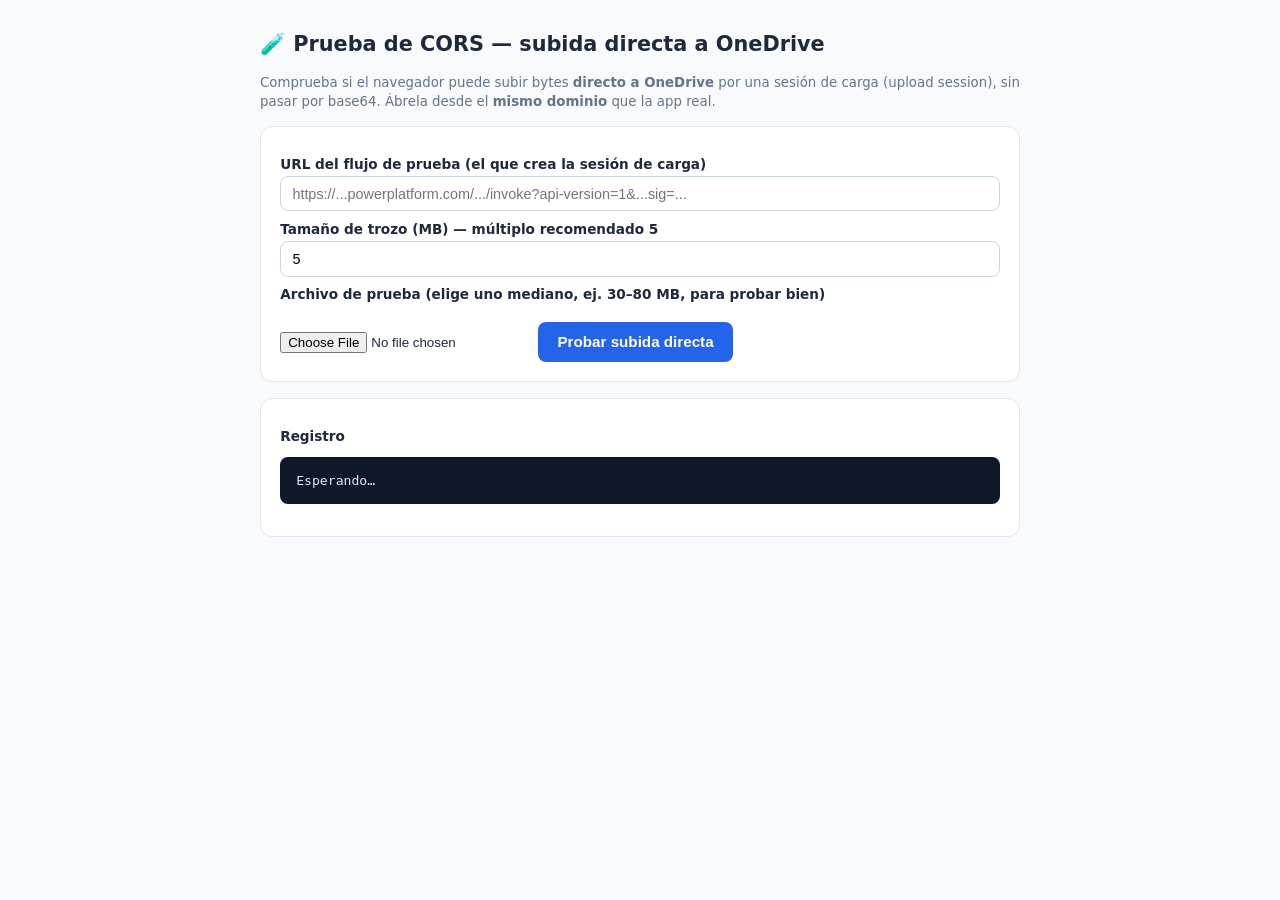
<file: test-upload.html>
<!DOCTYPE html>
<html lang="es-CO">
<head>
<meta charset="UTF-8">
<meta name="viewport" content="width=device-width, initial-scale=1.0">
<title>Prueba CORS · Subida directa a OneDrive</title>
<style>
  body { font-family: system-ui, -apple-system, Segoe UI, Roboto, sans-serif;
         max-width: 760px; margin: 2rem auto; padding: 0 1rem; color: #1e293b; background:#f8fafc; }
  h1 { font-size: 1.3rem; }
  .card { background:#fff; border:1px solid #e2e8f0; border-radius:12px; padding:1.2rem; margin-bottom:1rem; }
  label { display:block; font-weight:600; font-size:.85rem; margin:.6rem 0 .25rem; }
  input[type=text], input[type=number] { width:100%; padding:.55rem .7rem; border:1.5px solid #cbd5e1;
         border-radius:8px; font-size:.9rem; box-sizing:border-box; }
  button { margin-top:1rem; background:#2563eb; color:#fff; border:0; border-radius:8px;
           padding:.7rem 1.2rem; font-size:.95rem; font-weight:600; cursor:pointer; }
  button:disabled { opacity:.5; cursor:default; }
  pre { background:#0f172a; color:#e2e8f0; padding:1rem; border-radius:8px; font-size:.82rem;
        white-space:pre-wrap; word-break:break-word; max-height:360px; overflow:auto; }
  .ok { color:#16a34a; font-weight:700; }
  .bad { color:#dc2626; font-weight:700; }
  small { color:#64748b; }
</style>
</head>
<body>
  <h1>🧪 Prueba de CORS — subida directa a OneDrive</h1>
  <p><small>Comprueba si el navegador puede subir bytes <b>directo a OneDrive</b> por una sesión de
  carga (upload session), sin pasar por base64. Ábrela desde el <b>mismo dominio</b> que la app real.</small></p>

  <div class="card">
    <label>URL del flujo de prueba (el que crea la sesión de carga)</label>
    <input type="text" id="flowUrl" placeholder="https://...powerplatform.com/.../invoke?api-version=1&...sig=...">

    <label>Tamaño de trozo (MB) — múltiplo recomendado 5</label>
    <input type="number" id="chunkMb" value="5" min="1" step="1">

    <label>Archivo de prueba (elige uno mediano, ej. 30–80 MB, para probar bien)</label>
    <input type="file" id="file">

    <button id="btn">Probar subida directa</button>
  </div>

  <div class="card">
    <label>Registro</label>
    <pre id="log">Esperando…</pre>
  </div>

<script>
const $ = id => document.getElementById(id);
const logEl = $('log');
function log(msg){ logEl.textContent += '\n' + msg; logEl.scrollTop = logEl.scrollHeight; }
function reset(){ logEl.textContent = 'Inicio…'; }

$('btn').onclick = async () => {
  reset();
  const flowUrl = $('flowUrl').value.trim();
  const file = $('file').files[0];
  const chunkMb = Math.max(1, Number($('chunkMb').value) || 5);
  // Graph exige trozos múltiplos de 320 KiB (excepto el último). 1 MB no lo es; redondeamos a 320 KiB.
  const UNIT = 327680; // 320 KiB
  const CHUNK = Math.max(UNIT, Math.round((chunkMb * 1024 * 1024) / UNIT) * UNIT);

  if(!flowUrl){ log('❌ Pega la URL del flujo de prueba.'); return; }
  if(!file){ log('❌ Elige un archivo.'); return; }
  $('btn').disabled = true;

  log(`Archivo: ${file.name} · ${(file.size/1048576).toFixed(1)} MB`);
  log(`Trozo: ${(CHUNK/1048576).toFixed(2)} MB`);

  // Paso 1: pedir la upload session al flujo
  log('\n1) Pidiendo upload session al flujo…');
  let uploadUrl;
  try {
    const r = await fetch(flowUrl, {
      method: 'POST',
      headers: { 'Content-Type': 'text/plain;charset=UTF-8' },
      body: JSON.stringify({ nombreArchivo: file.name, tamano: file.size })
    });
    log('   El flujo respondió HTTP ' + r.status);
    if(!r.ok){ log('   ❌ El flujo falló. Cuerpo: ' + (await r.text()).slice(0,300)); throw 0; }
    const data = await r.json();
    uploadUrl = data.uploadUrl || data.UploadUrl || data.url;
    if(!uploadUrl){ log('   ❌ El flujo no devolvió "uploadUrl". Cuerpo: ' + JSON.stringify(data).slice(0,300)); throw 0; }
    log('   ✅ uploadUrl recibido de OneDrive.');
  } catch(e){
    if(e) log('   ❌ Error llamando al flujo (¿CORS del flujo o error interno?): ' + (e.message || e));
    $('btn').disabled = false; return;
  }

  // Paso 2: PUT directo por trozos a OneDrive
  log('\n2) Subiendo directo a OneDrive por trozos…');
  let start = 0;
  try {
    while(start < file.size){
      const end = Math.min(start + CHUNK, file.size);
      const blob = file.slice(start, end);
      const range = `bytes ${start}-${end-1}/${file.size}`;
      log(`   PUT ${range}`);
      const pr = await fetch(uploadUrl, { method: 'PUT', headers: { 'Content-Range': range }, body: blob });
      log(`     → HTTP ${pr.status}`);
      if(pr.status === 200 || pr.status === 201){
        log('\n<span class="ok">✅ SUBIDA COMPLETA — CORS PERMITIDO.</span>'.replace(/<[^>]+>/g,''));
        log('✅ RESULTADO: la subida directa FUNCIONA. Podemos usar upload session.');
        log('   Revisa que el archivo quedó en OneDrive: /EVIDENCIAS_PRUEBA_CORS/prueba-cors.bin');
        $('btn').disabled = false; return;
      }
      if(pr.status !== 202){
        log('     ⚠️ Estado inesperado. Cuerpo: ' + (await pr.text()).slice(0,200));
      }
      start = end;
    }
    log('✅ RESULTADO: terminó sin error → CORS PERMITIDO.');
  } catch(e){
    log('\n❌ RESULTADO: CORS BLOQUEADO (o error de red). ' + (e.message || e));
    log('   Si dice "Failed to fetch", el navegador bloqueó el PUT directo a SharePoint por CORS.');
    log('   → Iremos por el Plan B: subir por trozos A TRAVÉS del flujo (sin subida directa).');
  }
  $('btn').disabled = false;
};
</script>
</body>
</html>
</file>
